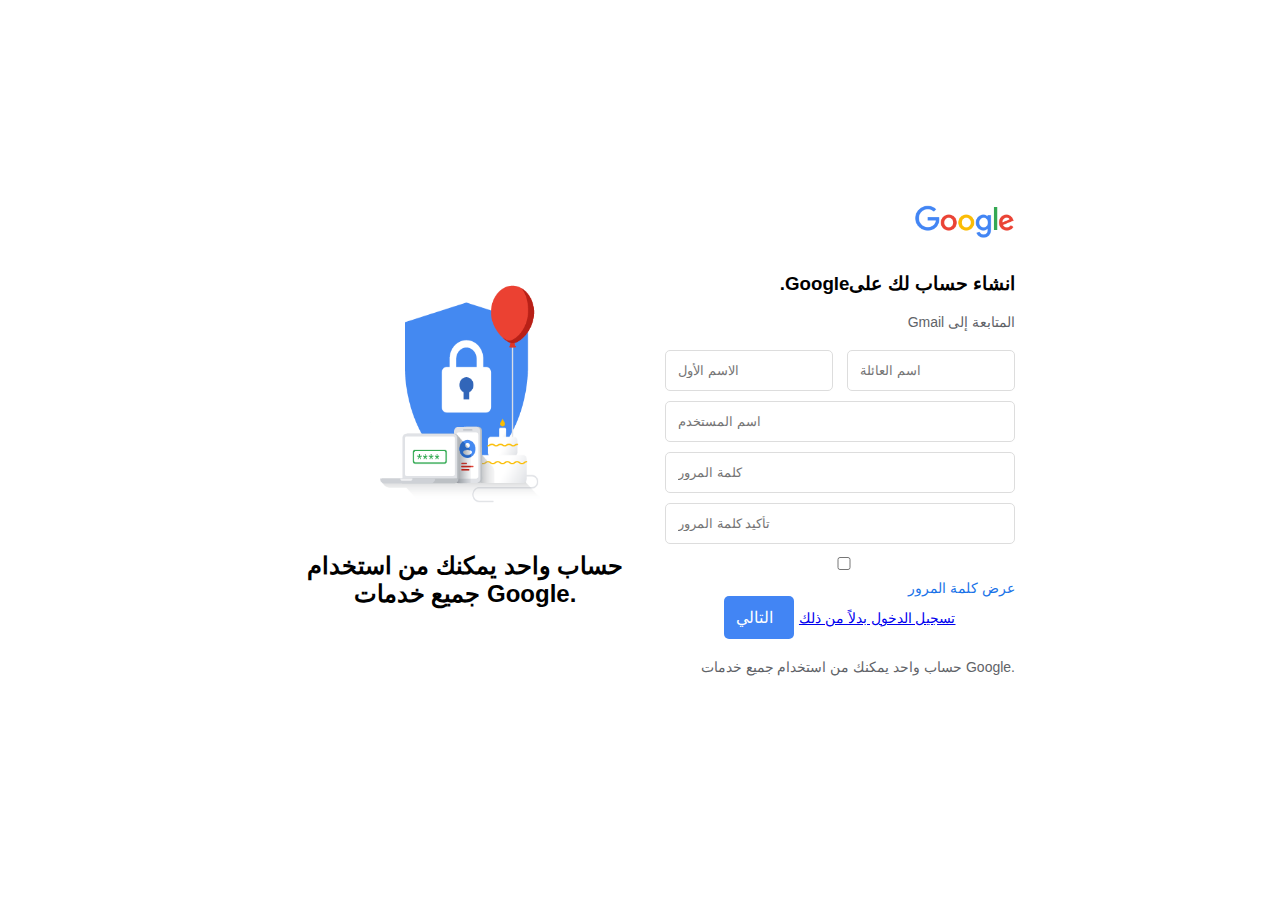
<file: index.html>
<!DOCTYPE html>
<html lang="ar">
<head>
    <meta charset="UTF-8">
    <meta name="viewport" content="width=device-width, initial-scale=1.0">
    <title>إنشاء حساب جوجل</title>
    <style>
        body {
            font-family: Arial, sans-serif;
            background-color: white;
            margin: 0;
            padding: 0;
        }

        .container {
            display: flex;
            justify-content: center;
            align-items: center;
            height: 100vh;
            flex-direction: row;
        }

        .left {
            display: flex;
            flex-direction: column;
            justify-content: center;
            align-items: center;
            background-color: white;
            padding: 20px;
            /*box-shadow: 0px 2px 10px rgba(0, 0, 0, 0.1);*/
            border-radius: 8px;
            width: 360px;
            text-align:center
        }

        .left img {
            width: 240px;
            height: 240px;
            margin-bottom: 20px;
        }

        .form-container {
            width: 350px;
            text-align: center;
        }

        .form-container img {
            width: 100px;
            margin-bottom: 10px;
        }

        .form-container p {
            font-size: 14px;
            color: #5f6368;
            margin-top: 10px;
            margin-bottom: 20px;
            text-align: right; /* النص الأخير محاذٍ إلى اليمين */
        }

        .form-container .rtl-section {
            direction: rtl; /* يجعل النص والصورة من اليمين إلى اليسار */
            text-align: right; /* محاذاة النصوص داخل القسم إلى اليمين */
        }

        .form-container input {
            width: 100%;
            padding: 12px;
            margin-bottom: 10px;
            border: 1px solid #ddd;
            border-radius: 5px;
            box-sizing: border-box;
            text-align: left; /* الحقول تبقى بمحاذاة اليسار */
        }

        .form-container button {
            width: 20%; /* تغيير عرض الزر إلى 20% */
            padding: 12px;
            background-color: #4285F4;
            color: white;
            border: none;
            border-radius: 5px;
            cursor: pointer;
            font-size: 16px;
            text-align: left; /* محاذاة الزر من اليسار */
        }

        .form-container button:hover {
            background-color: #357ae8;
        }

        .form-container .terms {
            font-size: 13px;
            color: #5f6368;
            text-align: center;
            margin-top: 20px;
        }

        .name-container {
            display: flex;
            justify-content: space-between;
        }

        .name-container input {
            width: 48%;
            text-align: left; /* إدخال النصوص من اليسار */
        }

        .show-password {
            font-size: 14px;
            color: #1a73e8;
            cursor: pointer;
            text-align: right; /* محاذاة النص إلى اليمين */
        }

        .login-link {
            font-size: 14px;
            color: #1a73e8;
            cursor: pointer;
            text-align: right; /* محاذاة النص إلى اليمين */
            display: inline-block;
            margin-top: 10px;
        }
    </style>
</head>
<body>
    <div class="container">
        <!-- Left Side (Logo and text) -->
        <div class="left">
            <img src="loc.png" alt="Google Logo">
            <h2>حساب واحد يمكنك من استخدام جميع خدمات Google.</h2>
        </div>

        <!-- Right Side (Form) -->
        <div class="right">
            <div class="form-container">
                <!-- القسم الذي يحتوي على الصورة والنص ويكون RTL -->
                <div class="rtl-section">
                    <img src="google.png" alt="Google Text Logo">
                    <h3>انشاء حساب لك علىGoogle.</h3>
                    <p>المتابعة إلى Gmail</p>
                </div>

                <!-- نموذج التسجيل -->
                <form action="#" method="POST">
                    <!-- Name fields -->
                    <div class="name-container">
                        <input type="text" name="first_name" placeholder="الاسم الأول" required>
                        <input type="text" name="last_name" placeholder="اسم العائلة" required>
                    </div>
                    <!-- Username and password fields -->
                    <input type="text" name="username" placeholder="اسم المستخدم" required>
                    <input type="password" name="password" placeholder="كلمة المرور" required>
                    <input type="password" name="confirm_password" placeholder="تأكيد كلمة المرور" required>
                    
                    <!-- إضافة خيار عرض كلمة المرور -->
                    <div class="show-password">
                        <input type="checkbox" id="show-password" onclick="togglePassword()"> عرض كلمة المرور
                    </div>

                    <!-- زر التالي -->
                    <button type="submit">التالي</button>

                    <!-- رابط تسجيل الدخول -->
                    <div class="login-link">
                        <a href="#">تسجيل الدخول بدلاً من ذلك  </a>
                    </div>
                </form>

                <!-- النص أسفل النموذج -->
                <div class="terms">
                    <p>حساب واحد يمكنك من استخدام جميع خدمات Google.</p>
                </div>
            </div>
        </div>
    </div>

    <script>
        // وظيفة لإظهار/إخفاء كلمة المرور
        function togglePassword() {
            var passwordField = document.querySelector("input[name='password']");
            var confirmPasswordField = document.querySelector("input[name='confirm_password']");
            var showPasswordCheckbox = document.getElementById("show-password");

            if (showPasswordCheckbox.checked) {
                passwordField.type = "text";
                confirmPasswordField.type = "text";
            } else {
                passwordField.type = "password";
                confirmPasswordField.type = "password";
            }
        }
    </script>
</body>
</html>
</file>
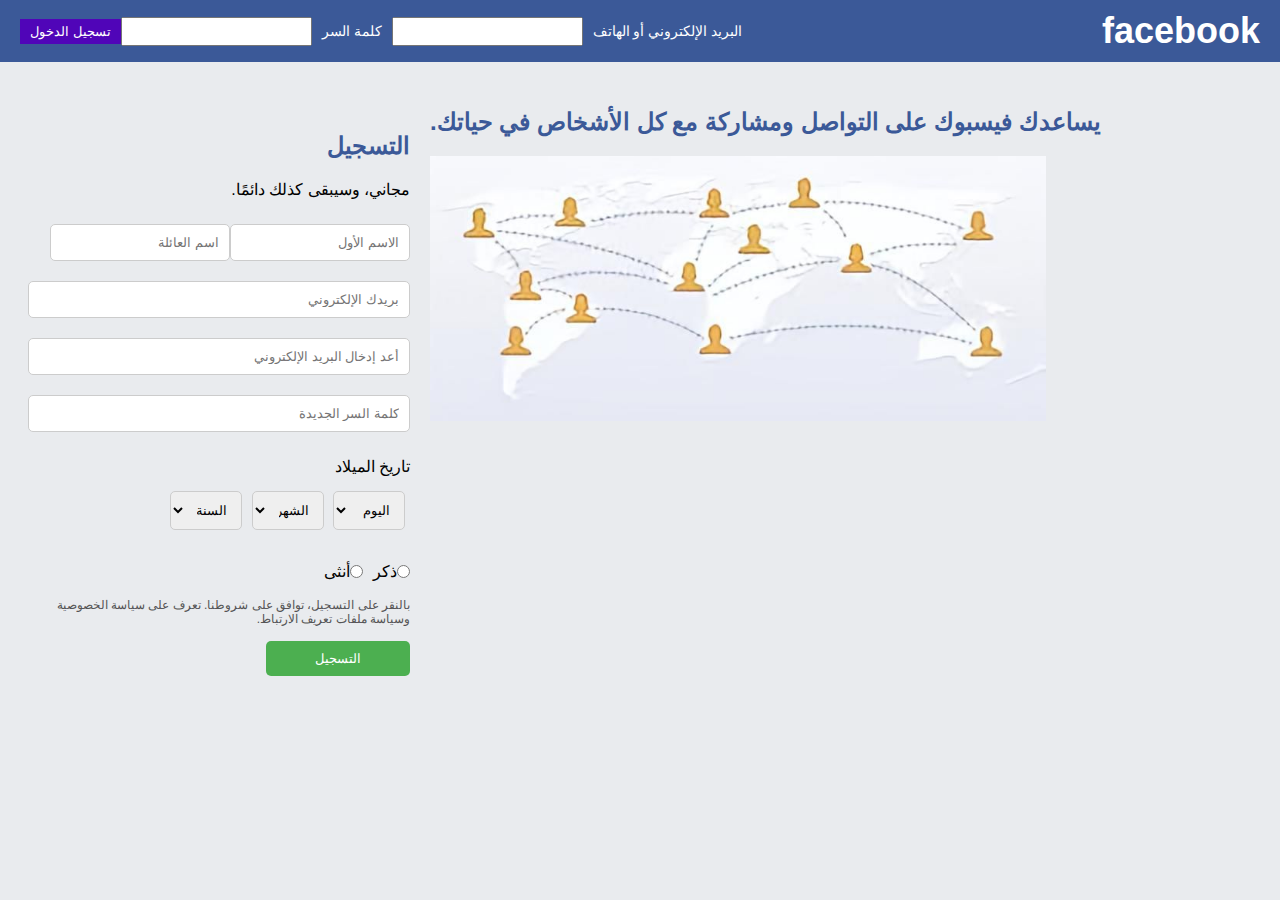
<file: index4.html>
<!DOCTYPE html>
<html lang="ar" dir="rtl">
<head>
  <meta charset="UTF-8">
  <meta name="viewport" content="width=device-width, initial-scale=1.0">
  <title>إنشاء حساب - Facebook</title>
  <link rel="stylesheet" href="style.css">
</head>
<body>
  <div class="header">
    <div class="logo">facebook</div>
    <div class="login">
      <label for="email">البريد الإلكتروني أو الهاتف</label>
      <input type="text" id="email">
      <label for="password">كلمة السر</label>
      <input type="password" id="password">
      <button>تسجيل الدخول</button>
    </div>
  </div>

  <div class="container">
    <!-- القسم الأيسر -->
    <div class="left-section">
      <h1>يساعدك فيسبوك على التواصل ومشاركة مع كل الأشخاص في حياتك.</h1>
      <img src="map.jpg" alt="خريطة العالم" class="world-map">
    </div>
<!-- 0 4px 8px rgba(0, 0, 0, 0.2) -->
    <!-- القسم الأيمن -->
    <div class="right-section">
      <div class="signup-box">
        <h2>التسجيل</h2>
        <p>مجاني، وسيبقى كذلك دائمًا.</p>
        <div class="input-row">
          <input type="text" placeholder="الاسم الأول" class="half-width">
          <input type="text" placeholder="اسم العائلة" class="half-width">
        </div>
        <input type="email" placeholder="بريدك الإلكتروني">
        <input type="email" placeholder="أعد إدخال البريد الإلكتروني">
        <input type="password" placeholder="كلمة السر الجديدة">
        <div class="birth-date">
          <label>تاريخ الميلاد</label>
          <select>
            <option>اليوم</option>
          </select>
          <select>
            <option>الشهر</option>
          </select>
          <select>
            <option>السنة</option>
          </select>
        </div>
        <div class="gender">
            <label>
                <input type="radio" name="gender" value="male"> ذكر
              </label>
              <label>
                <input type="radio" name="gender" value="female"> أنثى
              </label>
        </div>
        <p class="terms">
          بالنقر على التسجيل، توافق على شروطنا. تعرف على سياسة الخصوصية وسياسة ملفات تعريف الارتباط.
        </p>
        <button class="signup-btn">التسجيل</button>
      </div>
    </div>
  </div>
</body>
</html>
</file>
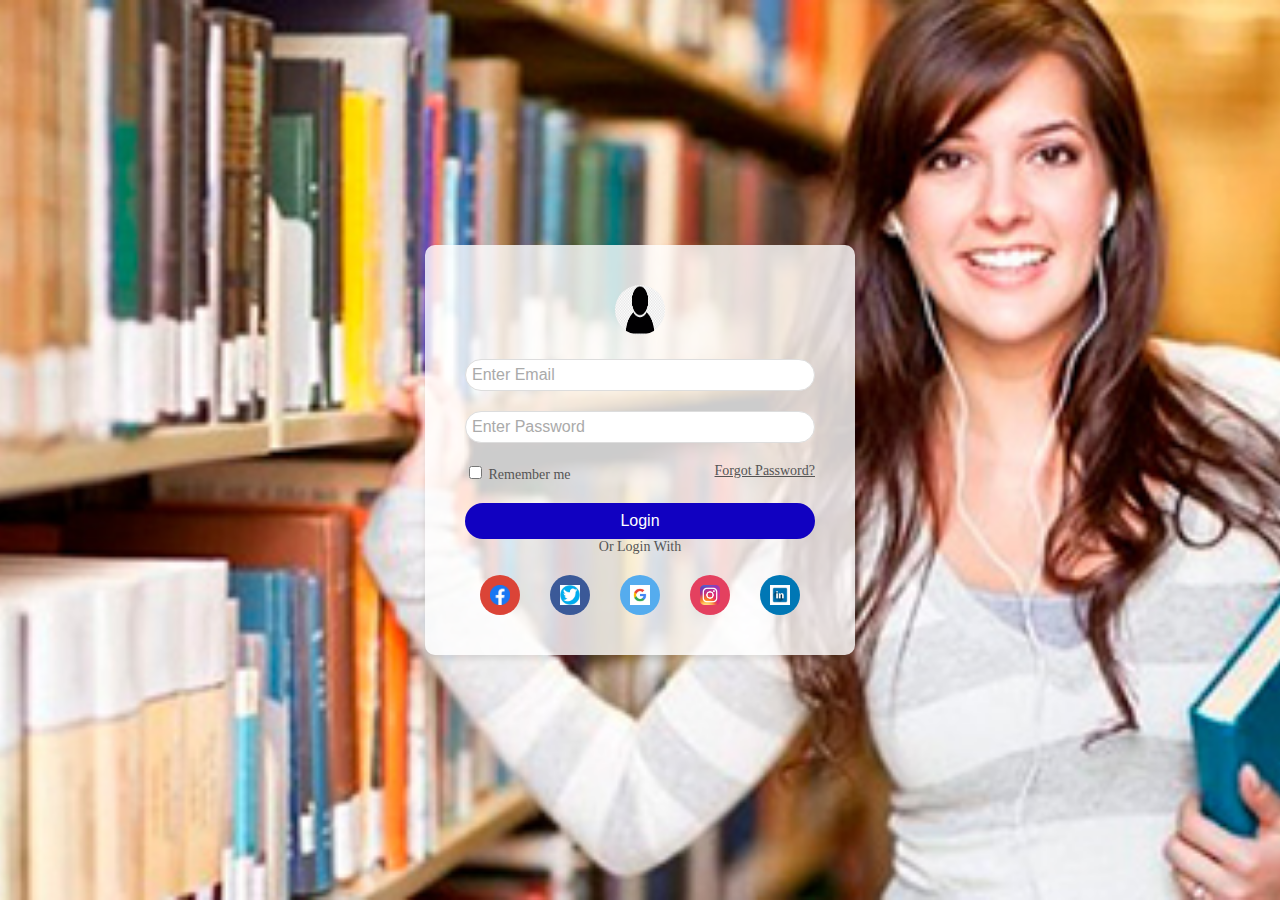
<file: index5.html>
<!DOCTYPE html>
<html lang="ar">

<head>
    <meta charset="UTF-8">
    <meta name="viewport" content="width=device-width, initial-scale=1.0">
    <title>تسجيل الدخول</title>

    <!-- ربط Bootstrap 5 -->
    
    <style>
        body {
            background-image: url('st.jpg'); /* تعيين صورة الخلفية */
            background-size: cover;
            background-position: center;
            margin: 0;
            padding: 0;
            display: flex;
            justify-content: center;
            align-items: center;
            height: 100vh;
        }

        /* تصميم النموذج مع الشفافية */
        .login-container {
            background-color: rgba(255, 255, 255, 0.8); /* شفافية مع خلفية بيضاء */
            width: 350px;
            
            padding: 40px;
            border-radius: 10px;
            box-shadow: 0 4px 6px rgba(0, 0, 0, 0.1);
            text-align: center;
        }

        /* صورة المستخدم */
        .profile-img {
            width: 50px;
            height: 50px;
            border-radius: 50%;
            margin-bottom: 20px;
        }

        /* تصميم الحقول */
        .input-field {
            width: 100%;
            padding: 6px;
            margin-bottom: 20px;
            border-radius: 25px;
            border: 1px solid #ddd;
            font-size: 16px;
            box-sizing: border-box;
        }

        .input-field::placeholder {
            color: #aaa;
        }

        /* تصميم زر Login */
        .btn-login {
            
            width: 100%;
            padding: 9px;
            background-color: hsl(245, 99%, 38%);
            color: white;
            border: none;
            border-radius: 25px;
            cursor: pointer;
            font-size: 16px;
        }

        .btn-login:hover {
            background-color: #34495e;
        }

        /* تعديل مكان روابط Remember me و Forgot Password */
        .forgot-password,
        .remember-me {
            font-size: 14px;
            color: #555;
            display: inline-block;
            margin-bottom: 20px;
        }

        .forgot-password {
            text-align: right;
        }

        .remember-me {
            text-align: left;
        }

        /* النص بين الزر */
        .or-login {
            font-size: 14px;
            color: #555;
            margin-bottom: 20px;
        }

        /* أيقونات الشبكات الاجتماعية */
        .social-icons {
            display: flex;
            justify-content: space-around;
            margin-top: 20px;
        }

        .social-icon {
            width: 40px;
            height: 40px;
            border-radius: 50%;
            display: flex;
            justify-content: center;
            align-items: center;
            background-color: #ddd;
            cursor: pointer;
        }

        .social-icon img {
            width: 20px;
            height: 20px;
        }

        /* تلوين الأيقونات */
        .google {
            background-color: #db4437;
        }

        .facebook {
            background-color: #3b5998;
        }

        .twitter {
            background-color: #55acee;
        }

        .instagram {
            background-color: #e4405f;
        }

        .linkedin {
            background-color: #0077b5;
        }
    </style>
</head>

<body>
    <div class="login-container">
        <!-- صورة المستخدم -->
        <img src="user2.jpg" alt="User" class="profile-img">

        <!-- نموذج تسجيل الدخول -->
        <form>
            <input type="email" class="input-field" placeholder="Enter Email" required>
            <input type="password" class="input-field" placeholder="Enter Password" required>

            <!-- روابط Forgot Password و Remember me مع تبديل المكان -->
            <div style="display: flex; justify-content: space-between;">
                <label class="remember-me">
                    <input type="checkbox"> Remember me
                </label>
                <a href="#" class="forgot-password">Forgot Password?</a>
            </div>

            <!-- زر Login -->
            <button type="submit" class="btn-login">Login</button>

            <!-- النص بين الزر -->
            <div class="or-login">Or Login With</div>

            <!-- أيقونات الشبكات الاجتماعية -->
            <div class="social-icons">
                <div class="social-icon google">
                    <img src="face.png" alt="Google">
                </div>
                <div class="social-icon facebook">
                    <img src="t.jpg" alt="Facebook">
                </div>
                <div class="social-icon twitter">
                    <img src="gog.png" alt="Twitter">
                </div>
                <div class="social-icon instagram">
                    <img src="insta.png" alt="Instagram">
                </div>
                <div class="social-icon linkedin">
                    <img src="in.jpg" alt="LinkedIn">
                </div>
            </div>
        </form>
    </div>

    <!-- سكربت لإظهار كلمة المرور -->
    <script>
        document.querySelector('.forgot-password').addEventListener('click', function (e) {
            e.preventDefault();
            alert('يتم إرسال رابط إعادة تعيين كلمة المرور إلى بريدك الإلكتروني.');
        });
    </script>
</body>

</html>
</file>
<file: style.css>
/* إعدادات عامة */
body {
    margin: 0;
    font-family: Arial, sans-serif;
    background-color: #e9ebee;
  }
  
  /* رأس الصفحة */
  .header {
    background-color: #3b5998;
    color: white;
    padding: 10px 20px;
    display: flex;
    justify-content: space-between;
    align-items: center;
  }
  
  .header .logo {
    font-size: 36px;
    font-weight: bold;
  }
  
  .header .login {
    display: flex;
    align-items: center;
  }
  
  .header .login label {
    margin-right: 10px;
    font-size: 14px;
  }
  
  .header .login input {
    margin-right: 10px;
    padding: 5px;
  }
  
  .header .login button {
    background-color: #5005b8;
    color: white;
    border: none;
    padding: 5px 10px;
    cursor: pointer;
  }
  
  /* محتوى الصفحة */
  .container {
    display: flex;
    justify-content: center;
    align-items: flex-start;
    padding: 30px;
  }
  
  .left-section {
    flex: 1;
    margin-right: 50px;
    text-align: left; /* محاذاة النص لليسار */
  }
  
  .left-section h1 {
    color: #3b5998;
    font-size: 24px;
    margin-bottom: 20px;
  }
  
  .left-section .world-map {
    max-width: 80%;
  }
  
  .right-section {
    flex: 1;
    max-width: 400px;
  }
  
  .signup-box {
    background-color:transparent;
    padding: 20px;
    border-radius: 8px;
    box-shadow: none;
  }
  
  .signup-box h2 {
    color: #3b5998;
  }
  
  .signup-box p {
    margin-bottom: 15px;
  }
  
  .signup-box input,
  .signup-box select {
    width: 100%;
    margin: 10px 0;
    padding: 10px;
    border: 1px solid #ccc;
    border-radius: 5px;
  }
  
  .input-row {
    display: flex;
    justify-content: space-between;
  }
  
  .input-row .half-width {
    width: 48%;
  }
  
  .signup-box .birth-date {
    margin: 15px 0;
  }
  
  .signup-box .birth-date label {
    display: block;
    margin-bottom: 5px;
  }
  
  .signup-box .birth-date select {
    width: 20%;
    margin-right: 5px;
  }
  
  .signup-box .gender {
    display: flex; /* استخدام Flexbox لجعل العناصر في نفس السطر */
    justify-content: flex-start; /* لجعل الأزرار تبدأ من اليسار */
    gap: 10px; /* إضافة مسافة بين الأزرار */
  }
  
  .signup-box .gender label {
    display: flex; /* تنسيق النص مع الزر بشكل أفقي */
    align-items: center; /* لضمان المحاذاة العمودية */
  }
  
  .signup-btn {
    width: 40%;
    padding: 10px;
    background-color: #4caf50;
    color: white;
    border: none;
    border-radius: 5px;
    cursor: pointer;
  }
  
  .signup-btn:hover {
    background-color: #45a049;
  }
  
  .terms {
    font-size: 12px;
    color: #555;
    margin-top: 10px;
  }
</file>
